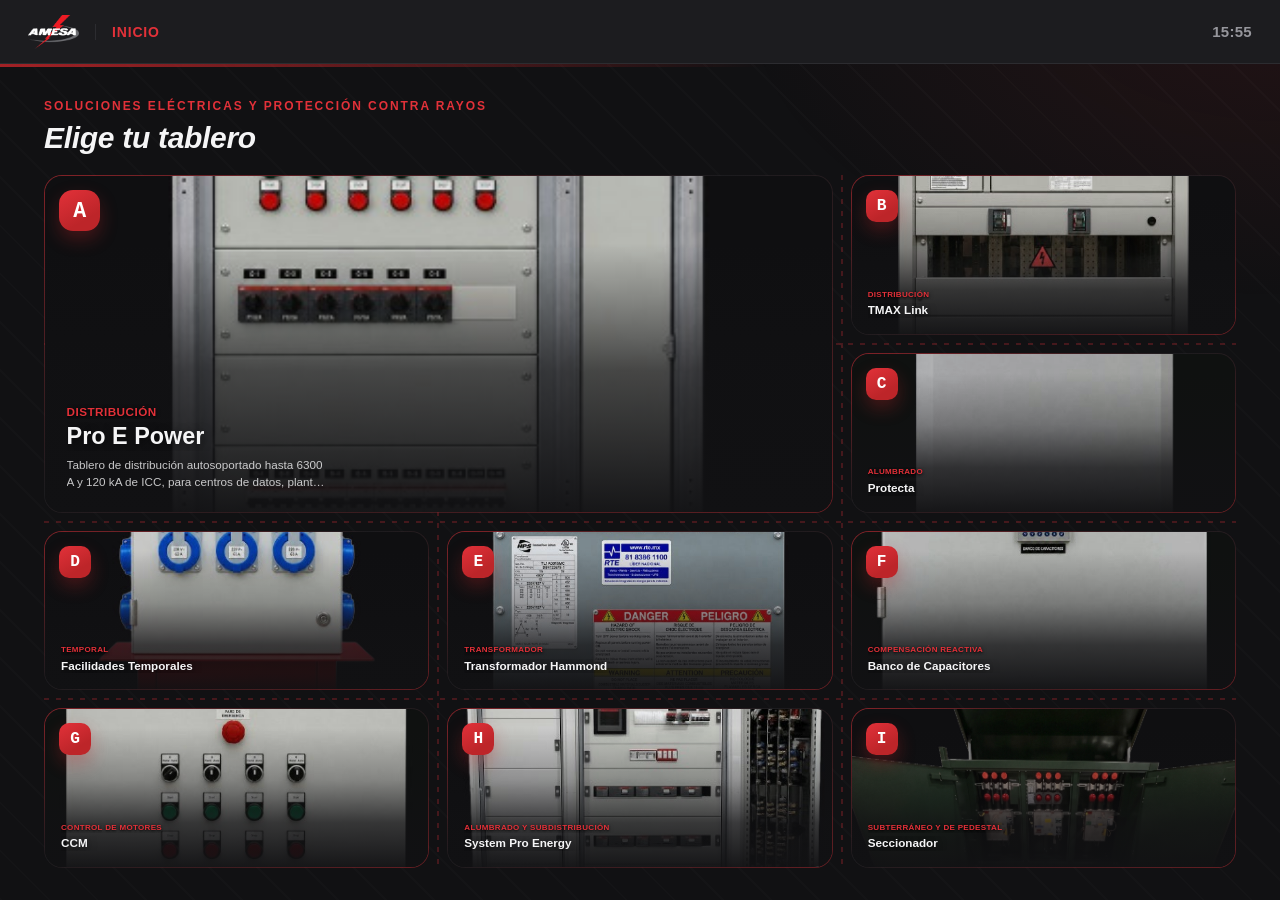
<file: docs/index.html>
<!DOCTYPE html>
<html lang="es">
<head>
<meta charset="UTF-8" />
<meta name="viewport" content="width=device-width, initial-scale=1, maximum-scale=1, user-scalable=no, viewport-fit=cover" />
<title>AMESA · Tableros</title>
<link rel="manifest" href="manifest.webmanifest" />
<meta name="theme-color" content="#111113" />
<meta name="mobile-web-app-capable" content="yes" />
<link rel="icon" href="icons/icon-192.png" />
<link rel="apple-touch-icon" href="icons/icon-192.png" />
<link rel="stylesheet" href="styles.css" />
</head>
<body>

  <!-- Franja superior tipo "consola" -->
  <header class="rail">
    <div class="rail-brand">
      <img class="rail-logo" src="assets/images/amesa-logo.png" alt="AMESA">
      <div class="rail-path" id="railPath">
        <span class="rail-crumb is-active" data-crumb="home">INICIO</span>
      </div>
    </div>
    <div class="rail-actions">
      <div class="rail-clock" id="railClock">00:00</div>
      <!-- vive en el rail (no sobre la imagen) para que nunca pueda
           taparle nada a la ficha, sin importar resolución -->
      <button class="rail-close" id="railClose" data-action="go-back" aria-label="Cerrar">✕</button>
    </div>
  </header>

  <div class="rail-glow" id="railGlow"></div>

  <!-- Pantalla: inicio -->
  <main id="screenHome" class="screen is-active">
    <div class="intro">
      <div>
        <p class="intro-eyebrow">Soluciones eléctricas y protección contra rayos</p>
        <h1>Elige tu tablero</h1>
      </div>
    </div>
    <div class="grid--tableros" id="tableroGrid"></div>
  </main>

  <!-- Pantalla: visor de ficha -->
  <main id="screenViewer" class="screen screen--viewer">
    <!-- botones de documento (Ficha técnica, Recomendaciones...) — se
         arman solos según CONTENT.tableros[].docs, ver app.js -->
    <div class="viewer-tabs" id="viewerTabs"></div>
    <div class="viewer-stage" id="viewerStage"></div>
    <!-- franja aparte, debajo de la imagen (no encima) — mismo motivo -->
    <div class="viewer-footer" id="viewerFooter">
      <div class="qr-box" id="qrBox">
        <img src="assets/images/qr-amesa-abb.png" alt="Código QR — más información en amesa.com.mx" />
      </div>
      <p class="qr-caption">Escanea para más información</p>
    </div>
  </main>

  <script src="content.js"></script>
  <script src="app.js"></script>
  <script>
    if ("serviceWorker" in navigator) {
      window.addEventListener("load", function () { navigator.serviceWorker.register("sw.js").catch(function () {}); });
    }
  </script>
</body>
</html>
</file>
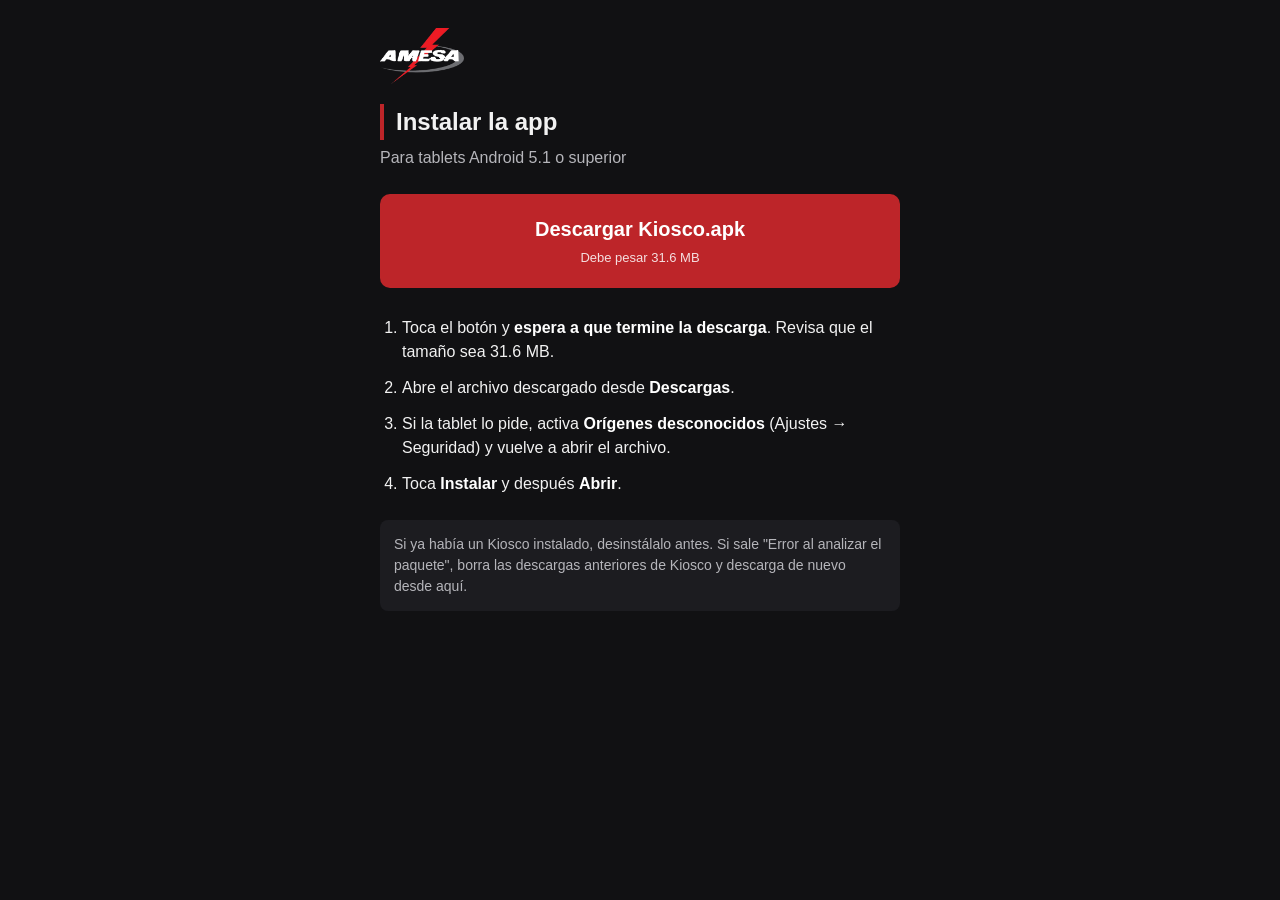
<file: docs/instalar.html>
<!DOCTYPE html>
<html lang="es">
<head>
<meta charset="UTF-8" />
<meta name="viewport" content="width=device-width, initial-scale=1" />
<title>Instalar AMESA · Tableros</title>
<style>
  * { box-sizing: border-box; }
  body { margin: 0; background: #111113; color: #f2f2f2; font-family: Arial, Helvetica, sans-serif; line-height: 1.5; }
  main { max-width: 560px; margin: 0 auto; padding: 28px 20px 40px; }
  img.logo { height: 56px; display: block; margin-bottom: 20px; }
  h1 { font-size: 24px; margin: 0 0 6px; border-left: 4px solid #BD2529; padding-left: 12px; }
  p.sub { margin: 0 0 24px; color: #b5b5ba; }
  a.btn { display: block; text-align: center; background: #BD2529; color: #fff; text-decoration: none; font-size: 20px; font-weight: bold; padding: 20px 16px; border-radius: 10px; }
  a.btn small { display: block; font-size: 13px; font-weight: normal; opacity: .85; margin-top: 4px; }
  ol { padding-left: 22px; margin: 28px 0 0; }
  li { margin-bottom: 12px; }
  .nota { margin-top: 24px; padding: 14px; background: #1c1c20; border-radius: 8px; color: #b5b5ba; font-size: 14px; }
  b { color: #fff; }
</style>
</head>
<body>
<main>
  <img class="logo" src="assets/images/amesa-logo.png" alt="AMESA">
  <h1>Instalar la app</h1>
  <p class="sub">Para tablets Android 5.1 o superior</p>

  <a class="btn" href="https://github.com/JaredFG/Kiosko/raw/main/Kiosco-android6.apk" download="Kiosco-android6.apk">
    Descargar Kiosco.apk
    <small>Debe pesar 31.6 MB</small>
  </a>

  <ol>
    <li>Toca el botón y <b>espera a que termine la descarga</b>. Revisa que el tamaño sea 31.6 MB.</li>
    <li>Abre el archivo descargado desde <b>Descargas</b>.</li>
    <li>Si la tablet lo pide, activa <b>Orígenes desconocidos</b> (Ajustes → Seguridad) y vuelve a abrir el archivo.</li>
    <li>Toca <b>Instalar</b> y después <b>Abrir</b>.</li>
  </ol>

  <div class="nota">Si ya había un Kiosco instalado, desinstálalo antes. Si sale "Error al analizar el paquete", borra las descargas anteriores de Kiosco y descarga de nuevo desde aquí.</div>
</main>
</body>
</html>
</file>
<file: docs/styles.css>
/* ---------------------------------------------------
   TOKENS — paleta de marca AMESA (rojo tomado directo
   del logo: #BD2529) en vez del tema genérico anterior
--------------------------------------------------- */
:root {
  --bg: #111113;
  --bg-soft: #17171a;
  --panel: #1C1C1F;
  --panel-hi: #262629;
  --text: #F5F5F6;
  --text-dim: #96969C;
  --accent: #BD2529;
  --accent-hi: #E23139;
  --accent-dim: #5A1418;
  --line: #2C2C30;
  --radius: 18px;
  --font: -apple-system, "Segoe UI", Roboto, "Helvetica Neue", Arial, sans-serif;
  --font-mono: "SFMono-Regular", Consolas, "Liberation Mono", Menlo, monospace;
}

* { box-sizing: border-box; -webkit-tap-highlight-color: transparent; }

html, body {
  margin: 0;
  padding: 0;
  width: 100%;
  height: 100vh;
  height: 100dvh;
  overflow: hidden;
  background: var(--bg);
  color: var(--text);
  font-family: var(--font);
  user-select: none;
  touch-action: manipulation;
}

body { display: flex; flex-direction: column; }

/* textura de fondo muy sutil (eco del patrón de rombos que usa AMESA en
   sus fichas impresas) + un resplandor rojo tenue arriba a la derecha,
   para que no se sienta un fondo plano de "app genérica" */
body::before {
  content: "";
  position: fixed;
  inset: 0;
  z-index: 0;
  pointer-events: none;
  background:
    radial-gradient(ellipse 900px 500px at 100% 0%, rgba(189,37,41,.10), transparent 60%),
    repeating-linear-gradient(45deg, rgba(255,255,255,.015) 0 2px, transparent 2px 34px);
}
.rail, .screen, .rail-glow { position: relative; z-index: 1; }

/* ---------------------------------------------------
   RAIL (franja superior tipo consola)
--------------------------------------------------- */
.rail {
  height: 64px;
  min-height: 64px;
  flex-shrink: 0;
  display: flex;
  align-items: center;
  justify-content: space-between;
  gap: 18px;
  padding: 0 28px;
  padding-top: env(safe-area-inset-top, 0px);
  height: calc(64px + env(safe-area-inset-top, 0px));
  min-height: calc(64px + env(safe-area-inset-top, 0px));
  background: var(--panel);
  border-bottom: 1px solid var(--line);
  z-index: 20;
}

.rail-brand {
  display: flex;
  align-items: center;
  gap: 16px;
  flex-shrink: 0;
}

/* logo real de AMESA (PNG transparente, texto blanco) — va directo sobre
   el rail oscuro, sin placa de fondo */
.rail-logo {
  height: 34px;
  display: block;
}

/* misma familia tipográfica que el título de inicio (.intro h1),
   antes esto usaba la monoespaciada de consola y no combinaba */
.rail-path {
  display: flex;
  align-items: center;
  gap: 10px;
  font-family: var(--font);
  font-size: 14px;
  font-weight: 600;
  letter-spacing: 0.06em;
  color: var(--text-dim);
  text-transform: uppercase;
  border-left: 1px solid var(--line);
  padding-left: 16px;
}

.rail-crumb { transition: color .2s ease; }
.rail-crumb.is-active { color: var(--accent-hi); font-weight: 700; }
.rail-crumb::after { content: "›"; margin-left: 10px; color: var(--line); }
.rail-crumb:last-child::after { content: ""; }

.rail-actions {
  display: flex;
  align-items: center;
  gap: 18px;
  flex-shrink: 0;
}

.rail-clock {
  font-family: var(--font);
  font-weight: 600;
  font-size: 15px;
  color: var(--text-dim);
  letter-spacing: 0.02em;
}

/* botón de cerrar EN el rail (no flotando sobre la imagen): así nunca
   puede llegar a tapar contenido de la ficha. Solo se muestra en el
   visor (ver showScreen en app.js) */
.rail-close {
  display: none;
  align-items: center;
  justify-content: center;
  width: 36px;
  height: 36px;
  border-radius: 10px;
  border: 1px solid var(--line);
  background: var(--panel-hi);
  color: var(--text);
  font-size: 16px;
  cursor: pointer;
  transition: border-color .15s ease, background .15s ease;
}
.rail-close.show { display: flex; }
.rail-close:active { background: var(--accent-dim); border-color: var(--accent); }

.rail-glow {
  height: 3px;
  width: 100%;
  background: linear-gradient(90deg, var(--accent) 0%, transparent 65%);
  opacity: 0.85;
  transition: background .3s ease;
}

/* ---------------------------------------------------
   PANTALLAS
--------------------------------------------------- */
.screen {
  display: none;
  flex: 1;
  min-height: 0;
  flex-direction: column;
  padding: 32px 44px;
  overflow: hidden;
  animation: fadeIn .25s ease;
}
.screen.is-active { display: flex; }

@keyframes fadeIn {
  from { opacity: 0; transform: translateY(8px); }
  to   { opacity: 1; transform: translateY(0); }
}

/* ---------------------------------------------------
   INICIO — encabezado
--------------------------------------------------- */
.intro {
  display: flex;
  align-items: flex-end;
  justify-content: space-between;
  margin-bottom: 20px;
  flex-shrink: 0;
}
.intro-eyebrow {
  font-size: clamp(10px, 1vw, 12px);
  font-weight: 700;
  letter-spacing: .16em;
  text-transform: uppercase;
  color: var(--accent-hi);
  margin: 0 0 8px;
}
.intro h1 {
  font-size: clamp(22px, 2.4vw, 30px);
  font-weight: 800;
  font-style: italic;
  margin: 0;
  letter-spacing: -0.01em;
}
.intro p.intro-sub {
  margin: 6px 0 0;
  color: var(--text-dim);
  font-size: clamp(12px, 1.1vw, 14px);
  max-width: 46ch;
}

/* título usado en el visor (sin el encabezado de inicio) */
.screen-title {
  position: relative;
  font-size: 28px;
  font-weight: 800;
  font-style: italic;
  margin: 0 0 20px 0;
  padding-left: 18px;
  letter-spacing: -0.01em;
  border-left: 5px solid var(--accent);
  flex-shrink: 0;
}

/* ---------------------------------------------------
   GRID DE TABLEROS (inicio) — tiles con foto real de
   producto, uno "destacado" fijo (más grande, ver
   FEATURED_INDEX en app.js) y el resto en grid parejo.
--------------------------------------------------- */
/* La cuenta para que NO quede un hueco: el destacado ocupa 2 columnas x 2
   filas (4 "celdas"), más 1 celda por cada tablero normal. Con 9 tableros
   en total (8 normales + el destacado) eso da 4 + 8 = 12 celdas — y 3
   columnas x 4 filas = 12 celdas exactas, sin sobrar ni faltar ninguna.
   IMPORTANTE si se agrega o quita un tablero: hay que volver a hacer
   esta cuenta (celdas del destacado + 1 por cada tablero normal) y
   ajustar columnas/filas o el tamaño del destacado para que vuelva a
   cuadrar — si no, reaparece un hueco en la última fila. */
.grid--tableros {
  position: relative; /* referencia para .grid-dividers, ver abajo */
  display: grid;
  grid-template-columns: repeat(3, 1fr);
  grid-auto-rows: 1fr;
  grid-auto-flow: row dense;
  gap: 18px;
  flex: 1;
  min-height: 0;
  overflow: hidden; /* nunca scroll: las filas se reparten el alto disponible */
}

/* líneas divisorias EN EL PASILLO entre tarjetas (aparte del borde que ya
   trae cada tarjeta): punteadas y tenues. Antes se ubicaban con
   porcentajes fijos (33%/66%, 25/50/75%) pero eso es solo una
   aproximación del pasillo real — quedaban pegadas a una tarjeta en vez
   de centradas. Ahora se colocan por JS (ver renderGridDividers en
   app.js), que mide los anchos/altos de columna y fila YA RENDERIZADOS
   y calcula el centro exacto de cada pasillo — funciona sin importar
   cuántas columnas/filas haya o si cambian de tamaño. */
.grid-dividers {
  position: absolute;
  inset: 0;
  pointer-events: none;
  z-index: 0; /* pintado antes que las tarjetas: solo se asoma en los huecos */
}
.grid-divider {
  position: absolute;
}
.grid-divider--v {
  top: 0;
  bottom: 0;
  width: 1px;
  transform: translateX(-50%);
  background-image: repeating-linear-gradient(180deg, rgba(226,49,57,.5) 0 5px, transparent 5px 12px);
}
.grid-divider--h {
  left: 0;
  right: 0;
  height: 1px;
  transform: translateY(-50%);
  background-image: repeating-linear-gradient(90deg, rgba(226,49,57,.5) 0 5px, transparent 5px 12px);
}

/* la "línea divisoria" entre tiles pedida por el cliente: no es una
   rejilla dura (se veía cuadrado/feo con un borde plano), es un borde en
   degradado — casi invisible arriba, se enciende de rojo apenas donde dos
   tarjetas se tocan. Se logra con el truco de doble background
   (padding-box + border-box) en vez de la propiedad border normal. */
.tile--tablero {
  position: relative;
  overflow: hidden;
  border-radius: var(--radius);
  border: 1px solid transparent;
  background:
    linear-gradient(var(--panel), var(--panel)) padding-box,
    linear-gradient(155deg, rgba(226,49,57,.55) 0%, rgba(44,44,48,.4) 45%, rgba(226,49,57,.4) 100%) border-box;
  cursor: pointer;
  color: var(--text);
  text-align: left;
  padding: 0;
  font: inherit;
  transition: transform .12s ease;
}
.tile--tablero:active { transform: scale(0.97); }

.tile-photo {
  position: absolute;
  inset: 0;
  width: 100%;
  height: 100%;
  object-fit: cover;
  object-position: center;
  filter: saturate(.92) brightness(.95);
}
/* sombreado de abajo hacia arriba, más generoso que antes (empieza más
   arriba y se acumula más gradual) para que el nombre del tablero se lea
   bien sin importar qué tan clara sea la foto de fondo */
.tile-shade {
  position: absolute;
  inset: 0;
  background: linear-gradient(180deg, rgba(17,17,19,0) 12%, rgba(17,17,19,.32) 45%, rgba(17,17,19,.78) 72%, rgba(17,17,19,.97) 100%);
}
.tile-letter {
  position: absolute;
  top: 14px;
  left: 14px;
  width: clamp(32px, 3.4vh, 40px);
  height: clamp(32px, 3.4vh, 40px);
  flex-shrink: 0;
  border-radius: 10px;
  background: linear-gradient(150deg, var(--accent-hi), var(--accent) 70%);
  box-shadow: 0 8px 18px rgba(189,37,41,.32);
  display: flex;
  align-items: center;
  justify-content: center;
  font-family: var(--font-mono);
  font-size: clamp(15px, 1.8vh, 18px);
  font-weight: 700;
  color: #fff;
}
.tile-body {
  position: absolute;
  left: 0; right: 0; bottom: 0;
  padding: 14px 16px 16px;
}
.tile-eyebrow {
  font-size: 8px;
  font-weight: 700;
  letter-spacing: .04em;
  text-transform: uppercase;
  color: var(--accent-hi);
  margin: 0 0 3px;
  line-height: 1.3;
  /* mismo criterio que .tile-label: una sombra negra detrás para que el
     rojo se distinga bien de fotos claras (ej. Protecta, Banco de
     Capacitores) donde antes se perdía un poco */
  text-shadow: 0 1px 4px rgba(0,0,0,.53), 0 1px 2px rgba(0,0,0,.68);
  /* categorías largas ("Alumbrado y Subdistribución", "Subterráneo y de
     Pedestal") se salían del tile en columnas angostas. En vez de
     cortarlas con "…" o partir una palabra a la mitad, se prefiere que
     se vean completas: letra más chica y hasta 3 líneas (casi siempre
     alcanza), bajando de línea solo en los espacios — el límite de
     líneas se deja nada más como red de seguridad para un texto
     excepcionalmente largo, no como recorte normal. */
  overflow-wrap: normal;
  overflow: hidden;
  display: -webkit-box;
  -webkit-line-clamp: 3;
  -webkit-box-orient: vertical;
}
.tile-label {
  /* el mínimo se basa en vh, pero en pantallas altas-y-angostas (como este
     kiosco) eso no dice nada del ancho real de la columna — "Transformador
     Hammond" no cabía en una línea a 13px y, al no partir palabras, se
     desbordaba. Bajado a 11px de piso. */
  font-size: clamp(10px, 1.3vh, 17px);
  font-weight: 700;
  margin: 0;
  text-shadow: 0 2px 10px rgba(0,0,0,.5);
  line-height: 1.25;
  /* nombre completo siempre, envolviendo a una segunda línea si hace
     falta (solo en los espacios, sin partir la palabra), en vez de
     cortarlo con "…" */
  overflow-wrap: normal;
  overflow: hidden;
  display: -webkit-box;
  -webkit-line-clamp: 2;
  -webkit-box-orient: vertical;
}

/* el destacado: siempre el primer tablero de content.js (fijo, no rota).
   Ocupa 2 columnas x 2 filas — ver el comentario en .grid--tableros para
   la cuenta de por qué este tamaño es el que deja el grid sin huecos con
   9 tableros. Sigue leyendo "vertical" en la práctica porque cada fila
   es más alta que ancha en la pantalla real del kiosco (portrait). */
.tile--feature {
  grid-column: span 2;
  grid-row: span 2;
}
.tile--feature .tile-letter {
  width: clamp(38px, 4.6vh, 50px);
  height: clamp(38px, 4.6vh, 50px);
  border-radius: 14px;
  font-size: clamp(17px, 2.4vh, 22px);
}
.tile--feature .tile-eyebrow { font-size: clamp(11px, 1.3vh, 13px); }
.tile--feature .tile-label { font-size: clamp(20px, 2.6vh, 28px); }
.tile--feature .tile-body { padding: clamp(16px, 2.4vh, 26px); }
.tile--feature .tile-desc {
  color: rgba(245,245,246,.8);
  font-size: clamp(11.5px, 1.3vh, 13px);
  line-height: 1.4;
  margin: 6px 0 0;
  max-width: 40ch;
  display: -webkit-box;
  -webkit-line-clamp: 2;
  -webkit-box-orient: vertical;
  overflow: hidden;
}
/* el destacado necesita más contraste que un tile normal: es la pieza
   que más se tiene que notar, y su franja de texto suele quedar sobre
   una foto más clara (fondo blanco de las fichas) */
.tile--feature .tile-shade {
  background: linear-gradient(180deg, rgba(17,17,19,0) 20%, rgba(17,17,19,.68) 58%, rgba(17,17,19,.97) 100%);
}

.tile--pending .tile-photo { display: none; }
.tile--pending .tile-shade { display: none; }
.tile--pending .tile-letter { background: var(--panel-hi); box-shadow: none; color: var(--text-dim); border: 1px solid var(--line); }
.tile--pending .tile-label { color: var(--text-dim); }
.tile--pending .tile-tag {
  position: absolute;
  right: 14px; bottom: 16px;
  font-size: 10px;
  font-weight: 700;
  letter-spacing: .08em;
  text-transform: uppercase;
  color: var(--text-dim);
  border: 1px dashed var(--line);
  border-radius: 8px;
  padding: 4px 9px;
}

/* ---------------------------------------------------
   VISOR DE CONTENIDO
   Estructura: rail (arriba) → viewer-tabs (si el tablero
   tiene más de un documento) → viewer-stage (el contenido,
   con scroll propio si no cabe) → viewer-footer (QR, fijo
   abajo). Nada flota SOBRE la imagen, por diseño: así el
   botón y el QR nunca pueden llegar a tapar la ficha.
--------------------------------------------------- */
.screen--viewer {
  position: relative;
  padding: 0;
  align-items: stretch;
  justify-content: flex-start;
  background: #000;
}

.viewer-tabs {
  flex-shrink: 0;
  display: flex;
  gap: 10px;
  padding: 14px 24px;
  background: var(--panel);
  border-bottom: 1px solid var(--line);
  overflow-x: auto;
}
.viewer-tabs.is-hidden { display: none; }
.viewer-tab {
  flex-shrink: 0;
  font: inherit;
  font-size: 13.5px;
  font-weight: 700;
  letter-spacing: .02em;
  color: var(--text-dim);
  background: var(--panel-hi);
  border: 1px solid var(--line);
  border-radius: 999px;
  padding: 9px 18px;
  cursor: pointer;
  transition: color .15s ease, background .15s ease, border-color .15s ease;
}
.viewer-tab.is-active {
  color: #fff;
  background: linear-gradient(150deg, var(--accent-hi), var(--accent) 75%);
  border-color: transparent;
}

.viewer-stage {
  flex: 1;
  min-height: 0;
  width: 100%;
  display: flex;
  flex-direction: column;
  align-items: center;
  overflow-y: auto;
  padding: 20px 0 32px;
  /* barra de scroll oscura a juego con el tema (Firefox) */
  scrollbar-color: var(--panel-hi) #000;
  scrollbar-width: thin;
}
/* mismo criterio para WebView/Chrome (Android usa este, no scrollbar-color) */
.viewer-stage::-webkit-scrollbar { width: 10px; }
.viewer-stage::-webkit-scrollbar-track { background: #000; }
.viewer-stage::-webkit-scrollbar-thumb { background: var(--panel-hi); border-radius: 10px; border: 2px solid #000; }
.viewer-stage::-webkit-scrollbar-thumb:hover { background: var(--line); }

/* el truco de "margin: auto" en vez de align-items:center: centra
   verticalmente cuando el contenido cabe, y no rompe el scroll
   (deja ver el borde superior completo) cuando no cabe */
.viewer-doc {
  margin-top: auto;
  margin-bottom: auto;
  width: min(92%, 900px);
  display: flex;
  flex-direction: column;
  align-items: center;
}
.viewer-doc img {
  display: block;
  width: 100%;
  height: auto;
}

.viewer-error {
  color: var(--text);
  background: var(--panel);
  font-family: var(--font-mono);
  font-size: 18px;
  text-align: center;
  padding: 32px 40px;
  border: 1px dashed var(--line);
  border-radius: var(--radius);
  margin: auto;
}

/* franja inferior fija — separada de la imagen, no encima */
.viewer-footer {
  flex-shrink: 0;
  display: flex;
  align-items: center;
  justify-content: center;
  padding: 14px;
  background: var(--panel);
  border-top: 1px solid var(--line);
}
.viewer-footer.is-hidden { display: none; }

.viewer-footer { flex-direction: column; gap: 8px; }
.qr-box {
  width: 84px;
  height: 84px;
  display: flex;
  align-items: center;
  justify-content: center;
  background: #fff;
  /* borde sólido, ya no punteado: dejó de ser un placeholder — apunta
     de verdad a https://amesa.com.mx/Abb/ (ver assets/images/qr-amesa-abb.png) */
  border: 1px solid var(--line);
  border-radius: 14px;
  padding: 6px;
  overflow: hidden;
}
.qr-box img { width: 100%; height: 100%; display: block; }
.qr-caption {
  font-size: 11px;
  font-weight: 600;
  letter-spacing: 0.03em;
  color: var(--text-dim);
  margin: 0;
}

/* ---------------------------------------------------
   RESPONSIVE (pantallas más angostas / verticales)
   Las 3 columnas de .grid--tableros se mantienen fijas en todos los
   anchos "normales" (tablet/kiosco, tanto horizontal como vertical) a
   propósito: son las que hacen que 8 tableros (1 destacado de 1x2 + 7
   tiles de 1x1 = 9 celdas) llenen el grid exacto, sin huecos — bajarle
   columnas aquí volvería a abrir el hueco que ya se corrigió (ver
   .grid--tableros). Solo se baja a 2 columnas en el breakpoint de
   celular de abajo, como último recurso.
--------------------------------------------------- */
@media (max-width: 900px) {
  .screen { padding: 24px 20px; }
  .screen--viewer { padding: 0; } /* el visor nunca lleva relleno, ni aquí */
  .intro h1 { font-size: 22px; }
  .screen-title { font-size: 22px; margin-bottom: 20px; }
  .rail-logo { height: 30px; }
}

@media (max-width: 600px) {
  .grid--tableros { gap: 14px; }
  .screen { padding: 16px 14px; }
  .screen--viewer { padding: 0; } /* el visor nunca lleva relleno, ni aquí */
  .intro h1 { font-size: 19px; }
  .screen-title { font-size: 19px; margin-bottom: 14px; }
  .rail { padding: 0 14px; gap: 10px; }
  .rail-logo { height: 24px; }
  .rail-path { font-size: 11px; gap: 6px; padding-left: 10px; }
  .rail-clock { font-size: 12px; }
  .rail-close { width: 30px; height: 30px; font-size: 14px; }
  .rail-actions { gap: 10px; }
  .viewer-tabs { padding: 10px 14px; }
  .viewer-tab { padding: 7px 14px; font-size: 12.5px; }
  .qr-box { width: 60px; height: 60px; }
  .qr-box-mark { font-size: 12px; }
}

@media (max-width: 380px) {
  /* último recurso en celular: acá sí puede volver a aparecer un hueco
     si sobra un tile solo en la última fila, pero no es el dispositivo
     real que usa este kiosco */
  .grid--tableros { grid-template-columns: repeat(2, 1fr); }
}
</file>
